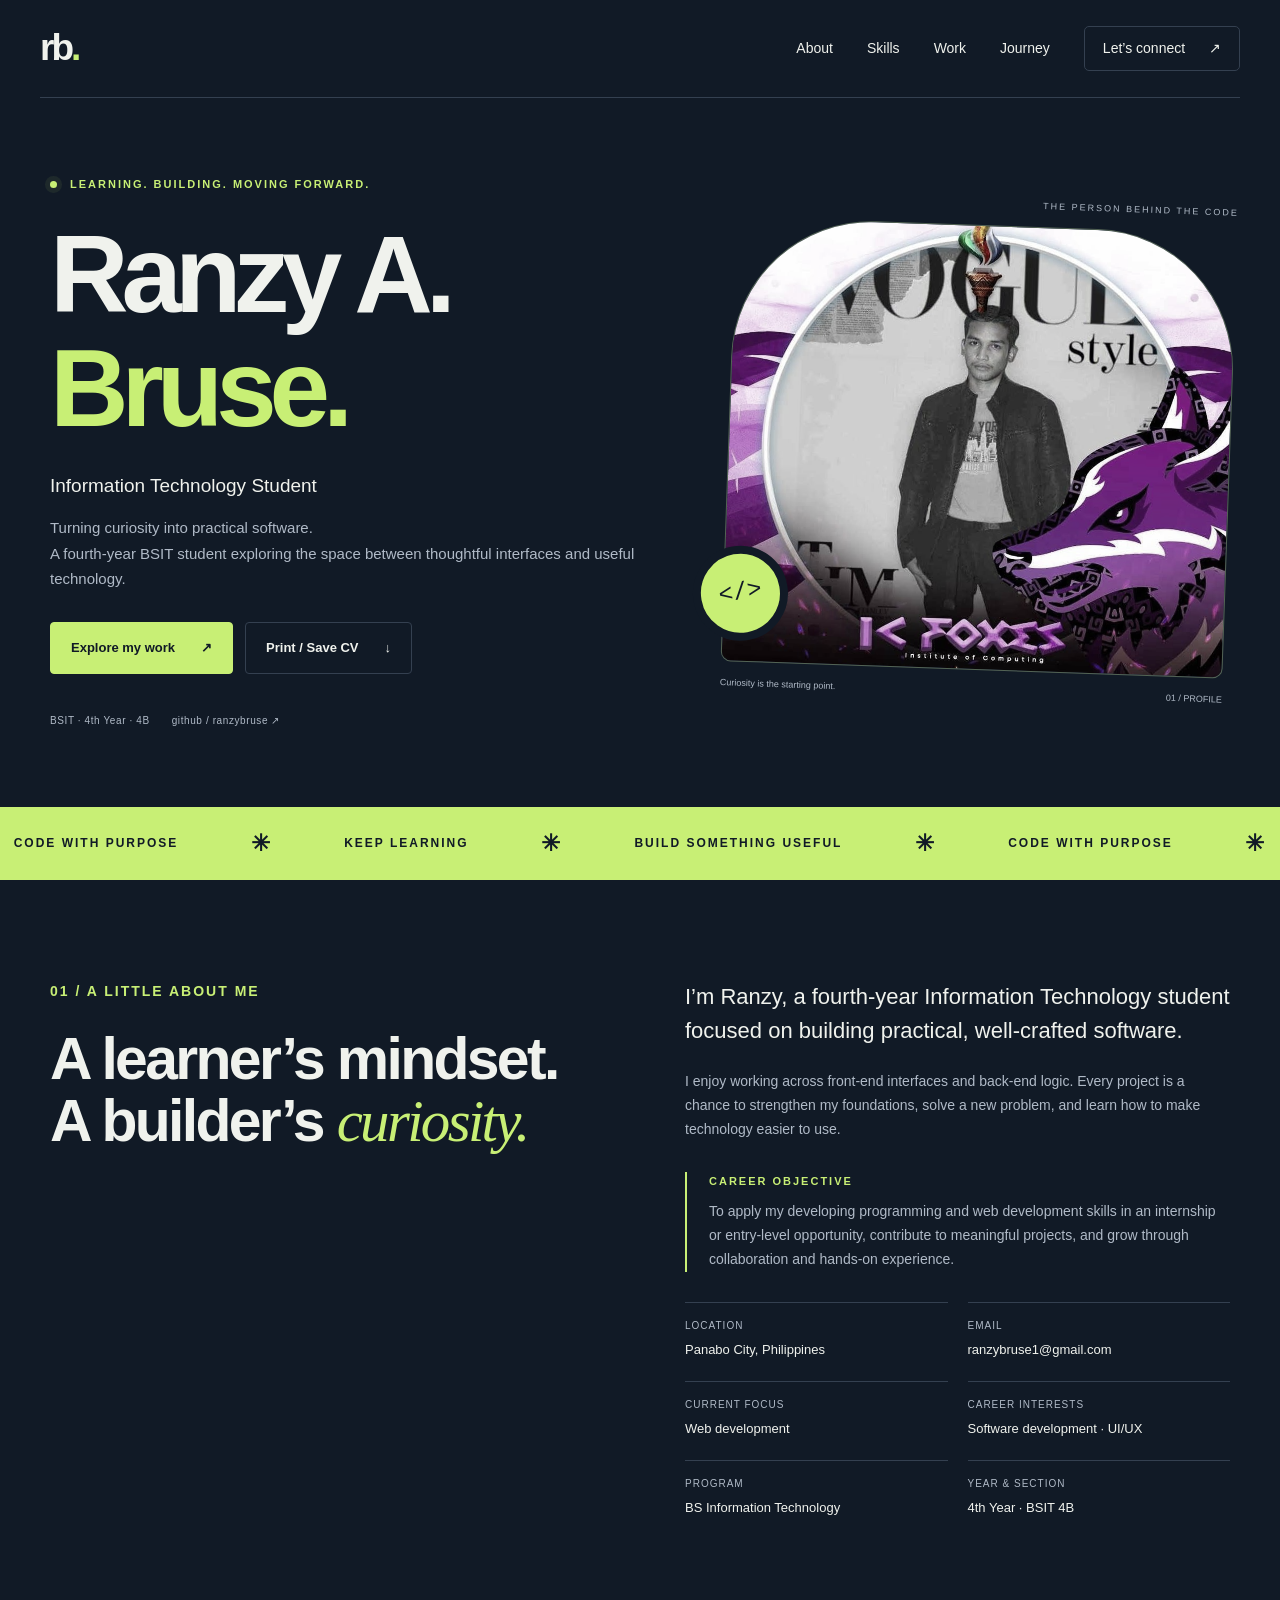
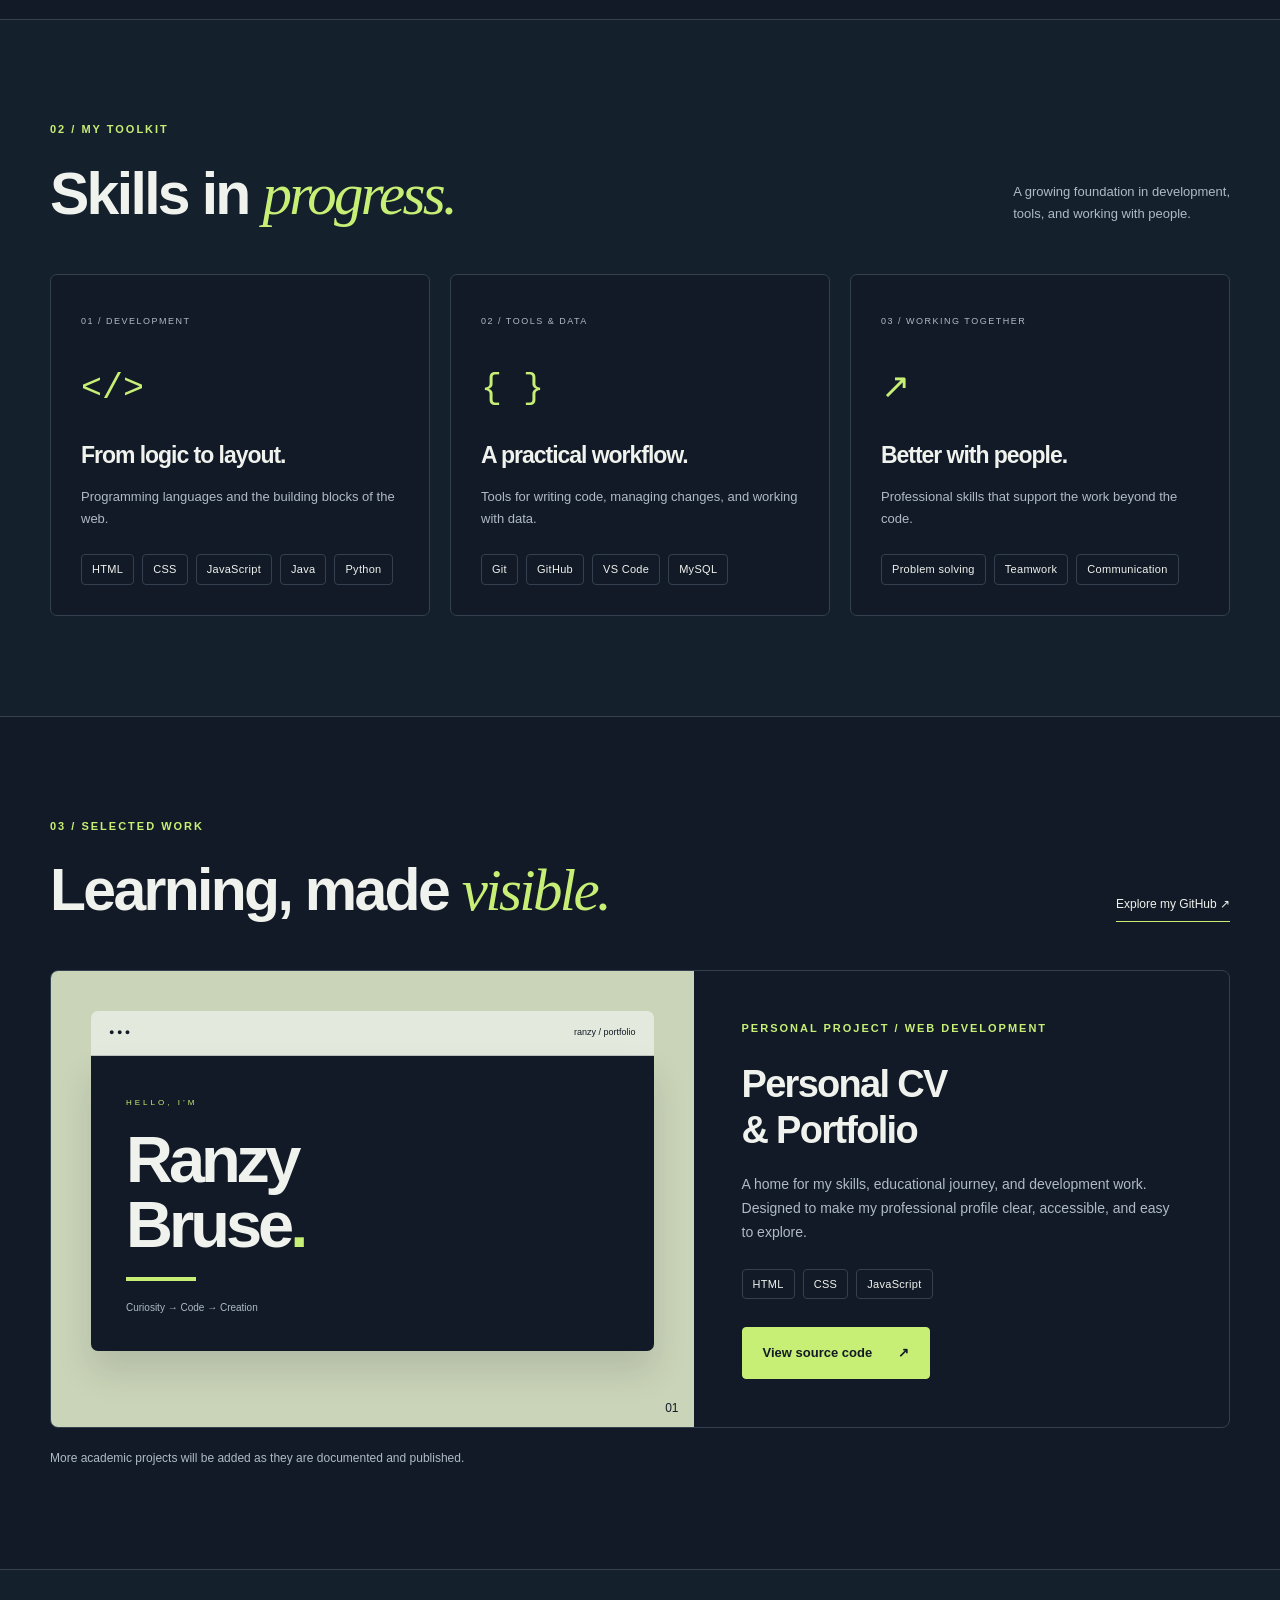
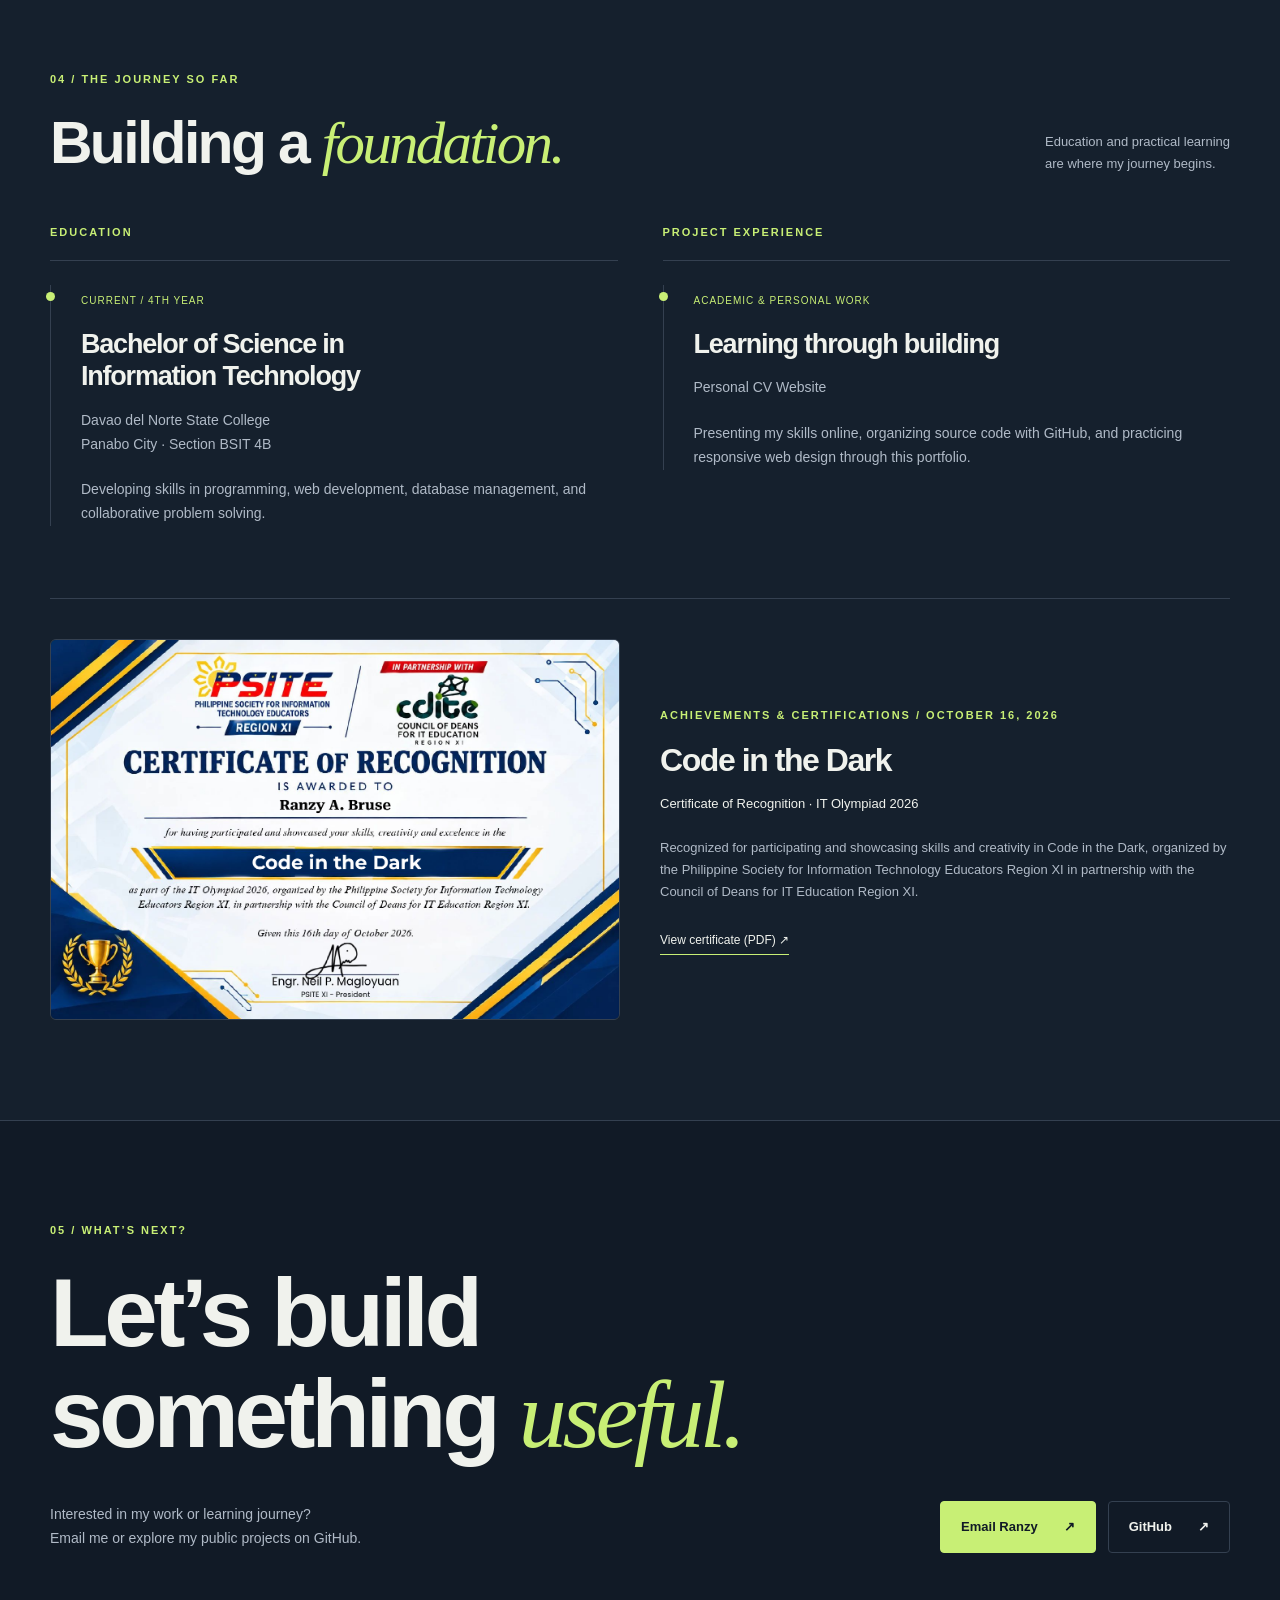
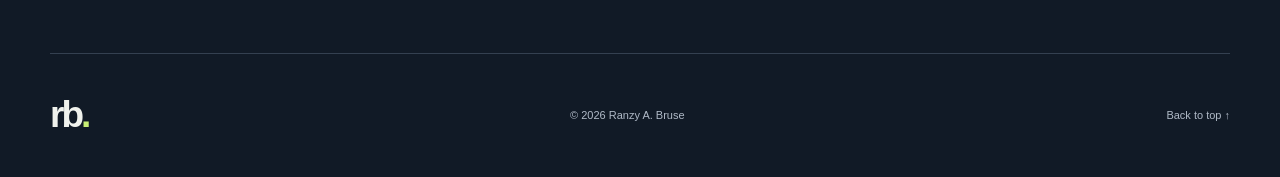
<file: index.html>
<!doctype html>
<html lang="en">
<head>
<meta charset="utf-8"><meta name="viewport" content="width=device-width,initial-scale=1">
<meta name="description" content="Ranzy A. Bruse — fourth-year BSIT student. Explore my skills, academic work, and personal portfolio.">
<meta name="theme-color" content="#111a26">
<title>Ranzy A. Bruse | Personal Portfolio</title>
<link rel="icon" href="assets/favicon.svg" type="image/svg+xml">
<link rel="stylesheet" href="style.css"><script src="script.js" defer></script>
</head>
<body>
<a class="skip" href="#main">Skip to content</a>
<header class="header"><a class="brand" href="#home" aria-label="Ranzy Bruse home">rb<span>.</span></a><button id="menu-toggle" aria-controls="navigation" aria-expanded="false">Menu <span>☰</span></button><nav id="navigation" aria-label="Main navigation"><a href="#about">About</a><a href="#skills">Skills</a><a href="#projects">Work</a><a href="#journey">Journey</a><a class="nav-contact" href="#contact">Let’s connect <span>↗</span></a></nav></header>
<main id="main">
<section class="hero wrap" id="home"><div class="hero-copy"><p class="eyebrow"><span class="dot"></span> LEARNING. BUILDING. MOVING FORWARD.</p><h1>Ranzy A.<br><span>Bruse.</span></h1><p class="role">Information Technology Student</p><p class="intro">Turning curiosity into practical software.<br>A fourth-year BSIT student exploring the space between thoughtful interfaces and useful technology.</p><div class="actions"><a class="button primary" href="#projects">Explore my work <span>↗</span></a><button class="button secondary" id="print-cv">Print / Save CV <span>↓</span></button></div><div class="hero-meta"><span>BSIT · 4th Year · 4B</span><a href="https://github.com/ranzybruse" target="_blank" rel="noopener noreferrer">github / ranzybruse ↗</a></div></div><div class="portrait-wrap"><div class="portrait-label">THE PERSON BEHIND THE CODE</div><div class="portrait"><img src="assets/ranzy-bruse.jpg" alt="Ranzy A. Bruse at an Institute of Computing event" width="960" height="960"></div><div class="portrait-caption"><span>Curiosity is the starting point.</span><span>01 / PROFILE</span></div><div class="orbit" aria-hidden="true">&lt;/&gt;</div></div></section>
<div class="ticker" aria-hidden="true"><div>CODE WITH PURPOSE <span>✳</span> KEEP LEARNING <span>✳</span> BUILD SOMETHING USEFUL <span>✳</span> CODE WITH PURPOSE <span>✳</span></div></div>
<section class="wrap section about" id="about"><div><p class="eyebrow">01 / A LITTLE ABOUT ME</p><h2>A learner’s mindset.<br>A builder’s <em>curiosity.</em></h2></div><div><p class="large-copy">I’m Ranzy, a fourth-year Information Technology student focused on building practical, well-crafted software.</p><p>I enjoy working across front-end interfaces and back-end logic. Every project is a chance to strengthen my foundations, solve a new problem, and learn how to make technology easier to use.</p><div class="objective"><span class="eyebrow">CAREER OBJECTIVE</span><p>To apply my developing programming and web development skills in an internship or entry-level opportunity, contribute to meaningful projects, and grow through collaboration and hands-on experience.</p></div><dl class="facts"><div><dt>Location</dt><dd>Panabo City, Philippines</dd></div><div><dt>Email</dt><dd><a href="mailto:ranzybruse1@gmail.com">ranzybruse1@gmail.com</a></dd></div><div><dt>Current focus</dt><dd>Web development</dd></div><div><dt>Career interests</dt><dd>Software development · UI/UX</dd></div><div><dt>Program</dt><dd>BS Information Technology</dd></div><div><dt>Year & section</dt><dd>4th Year · BSIT 4B</dd></div></dl></div></section>
<section class="skills-band" id="skills"><div class="wrap section"><div class="section-head"><div><p class="eyebrow">02 / MY TOOLKIT</p><h2>Skills in <em>progress.</em></h2></div><p>A growing foundation in development,<br>tools, and working with people.</p></div><div class="skills-grid"><article class="skill-card"><span class="card-number">01 / DEVELOPMENT</span><div class="skill-icon" aria-hidden="true">&lt;/&gt;</div><h3>From logic to layout.</h3><p>Programming languages and the building blocks of the web.</p><ul class="tags"><li>HTML</li><li>CSS</li><li>JavaScript</li><li>Java</li><li>Python</li></ul></article><article class="skill-card"><span class="card-number">02 / TOOLS & DATA</span><div class="skill-icon" aria-hidden="true">{ }</div><h3>A practical workflow.</h3><p>Tools for writing code, managing changes, and working with data.</p><ul class="tags"><li>Git</li><li>GitHub</li><li>VS Code</li><li>MySQL</li></ul></article><article class="skill-card"><span class="card-number">03 / WORKING TOGETHER</span><div class="skill-icon" aria-hidden="true">↗</div><h3>Better with people.</h3><p>Professional skills that support the work beyond the code.</p><ul class="tags"><li>Problem solving</li><li>Teamwork</li><li>Communication</li></ul></article></div></div></section>
<section class="wrap section" id="projects"><div class="section-head"><div><p class="eyebrow">03 / SELECTED WORK</p><h2>Learning, made <em>visible.</em></h2></div><a class="text-link" href="https://github.com/ranzybruse?tab=repositories" target="_blank" rel="noopener noreferrer">Explore my GitHub ↗</a></div><article class="project"><div class="project-preview" aria-label="Illustrated preview of this portfolio"><div class="mini-browser"><span>● ● ●</span><span>ranzy / portfolio</span></div><div class="mini-content"><span>HELLO, I’M</span><strong>Ranzy<br>Bruse<span>.</span></strong><div class="mini-line"></div><p>Curiosity → Code → Creation</p></div><span class="preview-index">01</span></div><div class="project-copy"><p class="eyebrow">PERSONAL PROJECT / WEB DEVELOPMENT</p><h3>Personal CV<br>& Portfolio</h3><p>A home for my skills, educational journey, and development work. Designed to make my professional profile clear, accessible, and easy to explore.</p><ul class="tags"><li>HTML</li><li>CSS</li><li>JavaScript</li></ul><a class="button primary" href="https://github.com/ranzybruse/perconal-cv" target="_blank" rel="noopener noreferrer">View source code <span>↗</span></a></div></article><p class="project-note">More academic projects will be added as they are documented and published.</p></section>
<section class="journey-band" id="journey"><div class="wrap section"><div class="section-head"><div><p class="eyebrow">04 / THE JOURNEY SO FAR</p><h2>Building a <em>foundation.</em></h2></div><p>Education and practical learning<br>are where my journey begins.</p></div><div class="journey-grid"><article class="timeline-card"><p class="eyebrow">EDUCATION</p><div class="timeline-item"><span class="timeline-dot"></span><span class="status">CURRENT / 4TH YEAR</span><h3>Bachelor of Science in<br>Information Technology</h3><p>Davao del Norte State College<br>Panabo City · Section BSIT 4B</p><p>Developing skills in programming, web development, database management, and collaborative problem solving.</p></div></article><article class="timeline-card"><p class="eyebrow">PROJECT EXPERIENCE</p><div class="timeline-item"><span class="timeline-dot"></span><span class="status">ACADEMIC & PERSONAL WORK</span><h3>Learning through building</h3><p>Personal CV Website</p><p>Presenting my skills online, organizing source code with GitHub, and practicing responsive web design through this portfolio.</p></div></article></div><article class="certificate"><a class="certificate-image" href="assets/code-in-the-dark-certificate.pdf" target="_blank" rel="noopener noreferrer" aria-label="View Code in the Dark certificate PDF"><img src="assets/code-in-the-dark-certificate.png" alt="Certificate of Recognition awarded to Ranzy A. Bruse for Code in the Dark at IT Olympiad 2026" loading="lazy" width="1400" height="933"></a><div><p class="eyebrow">ACHIEVEMENTS & CERTIFICATIONS / OCTOBER 16, 2026</p><h3>Code in the Dark</h3><p class="certificate-subtitle">Certificate of Recognition · IT Olympiad 2026</p><p>Recognized for participating and showcasing skills and creativity in Code in the Dark, organized by the Philippine Society for Information Technology Educators Region XI in partnership with the Council of Deans for IT Education Region XI.</p><a class="text-link" href="assets/code-in-the-dark-certificate.pdf" target="_blank" rel="noopener noreferrer">View certificate (PDF) ↗</a></div></article></div></section>
<section class="wrap section contact" id="contact"><p class="eyebrow">05 / WHAT’S NEXT?</p><h2>Let’s build<br>something <em>useful.</em></h2><div class="contact-bottom"><p>Interested in my work or learning journey?<br>Email me or explore my public projects on GitHub.</p><div class="actions"><a class="button primary" href="mailto:ranzybruse1@gmail.com">Email Ranzy <span>↗</span></a><a class="button secondary" href="https://github.com/ranzybruse" target="_blank" rel="noopener noreferrer">GitHub <span>↗</span></a></div></div></section>
</main><footer class="wrap footer"><a class="brand" href="#home">rb<span>.</span></a><p>© 2026 Ranzy A. Bruse</p><a href="#home">Back to top ↑</a></footer>
</body></html>
</file>
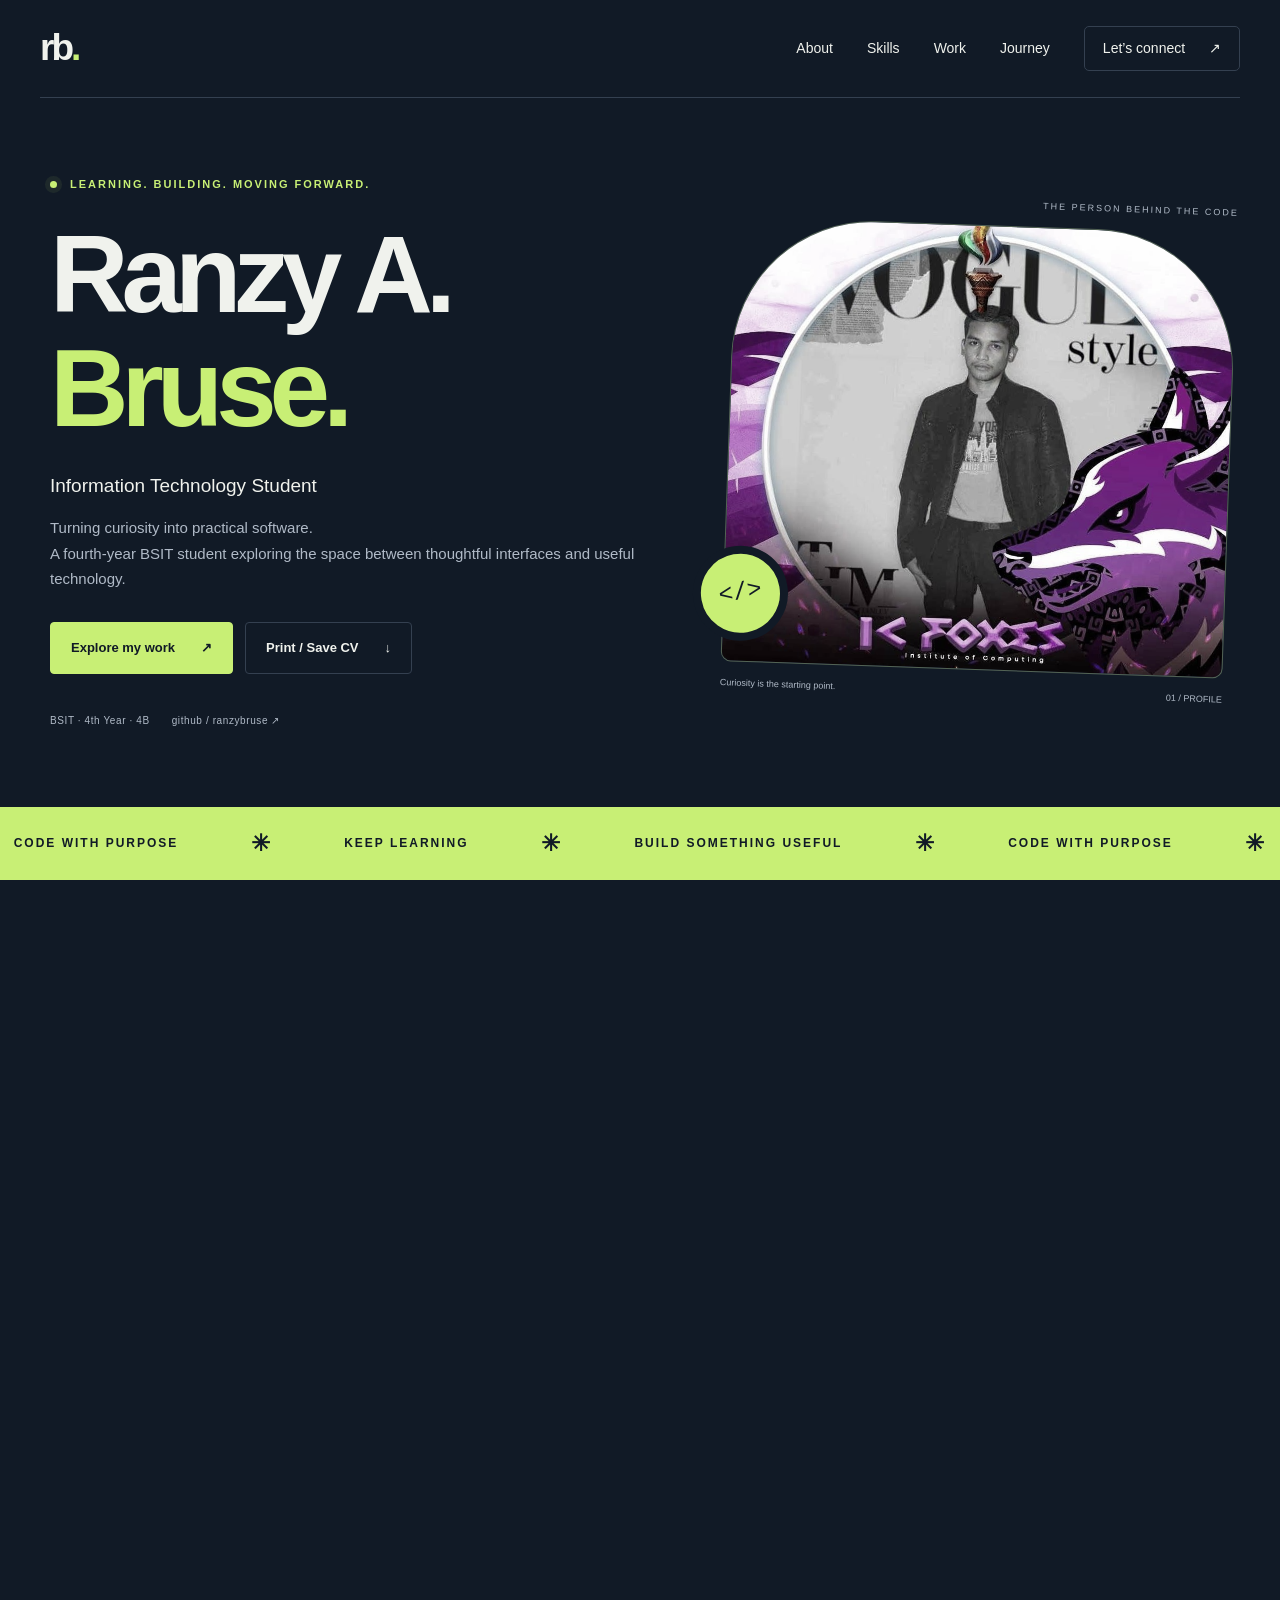
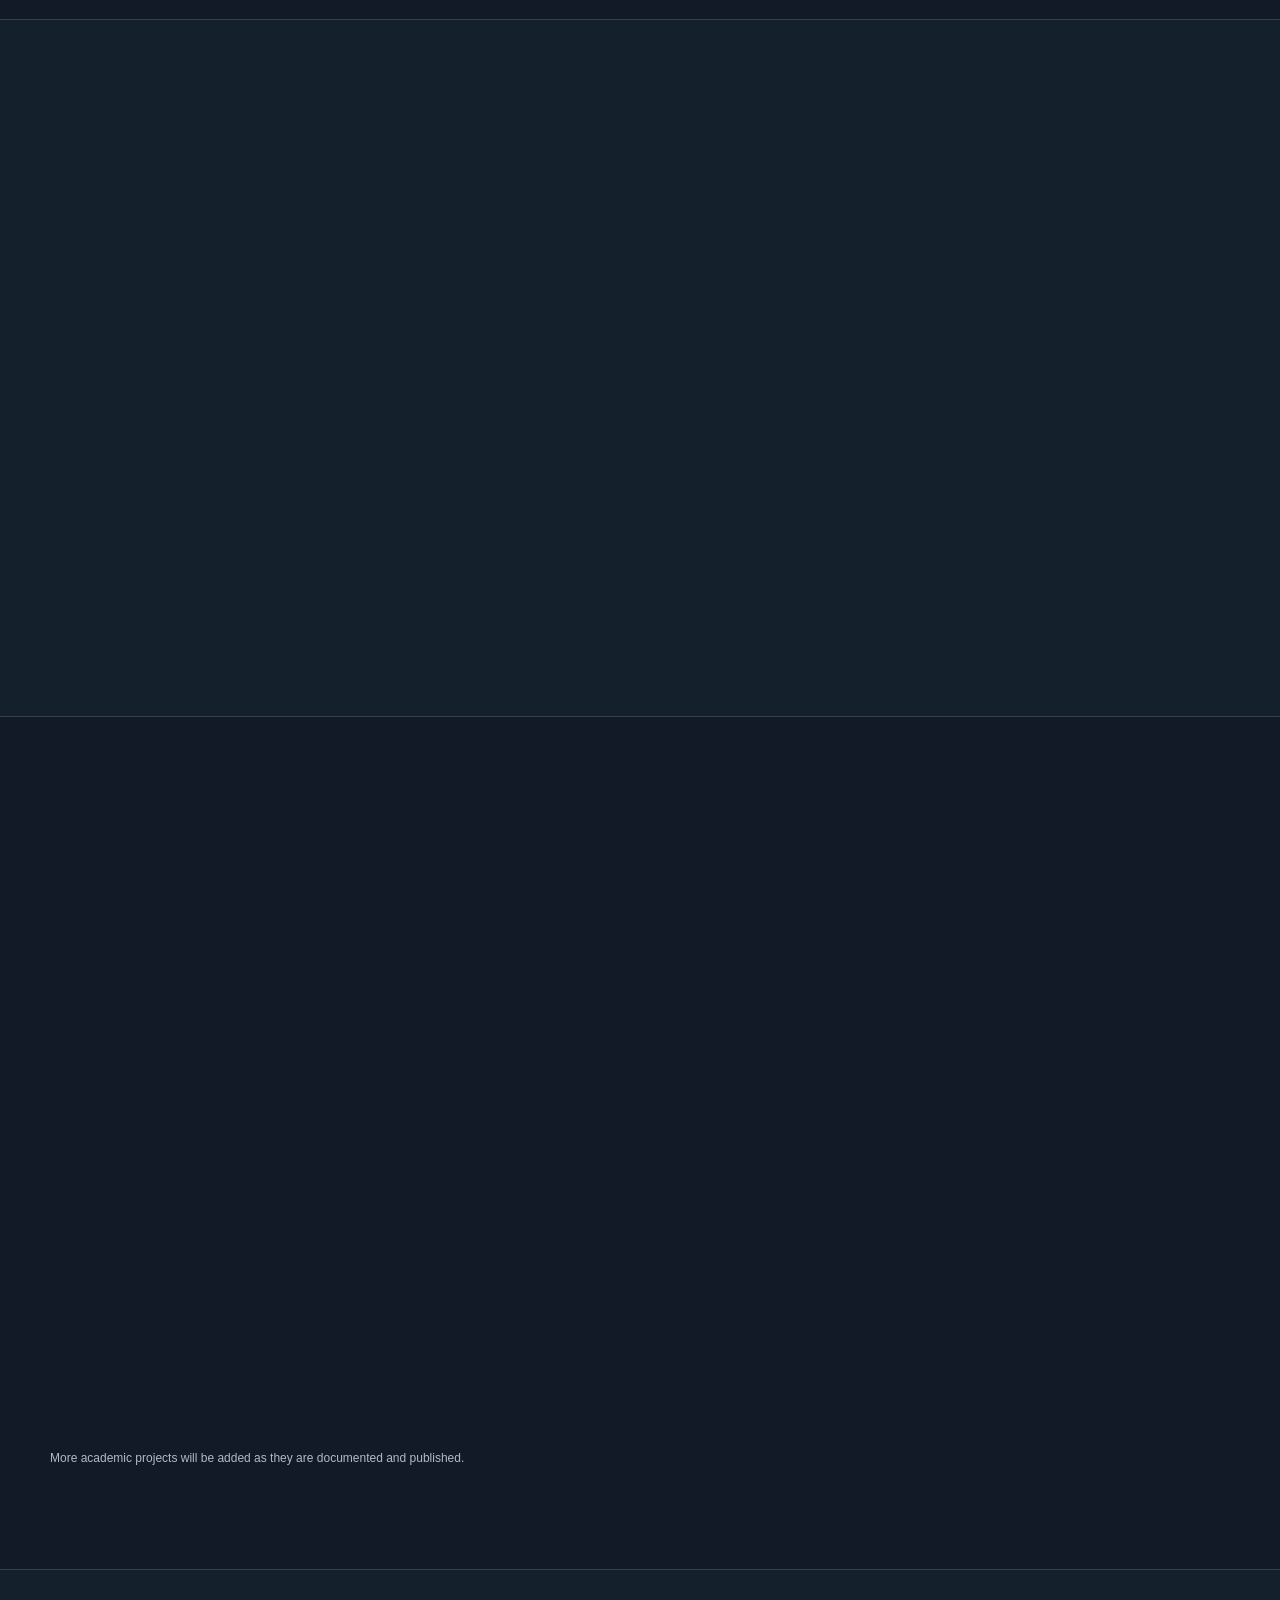
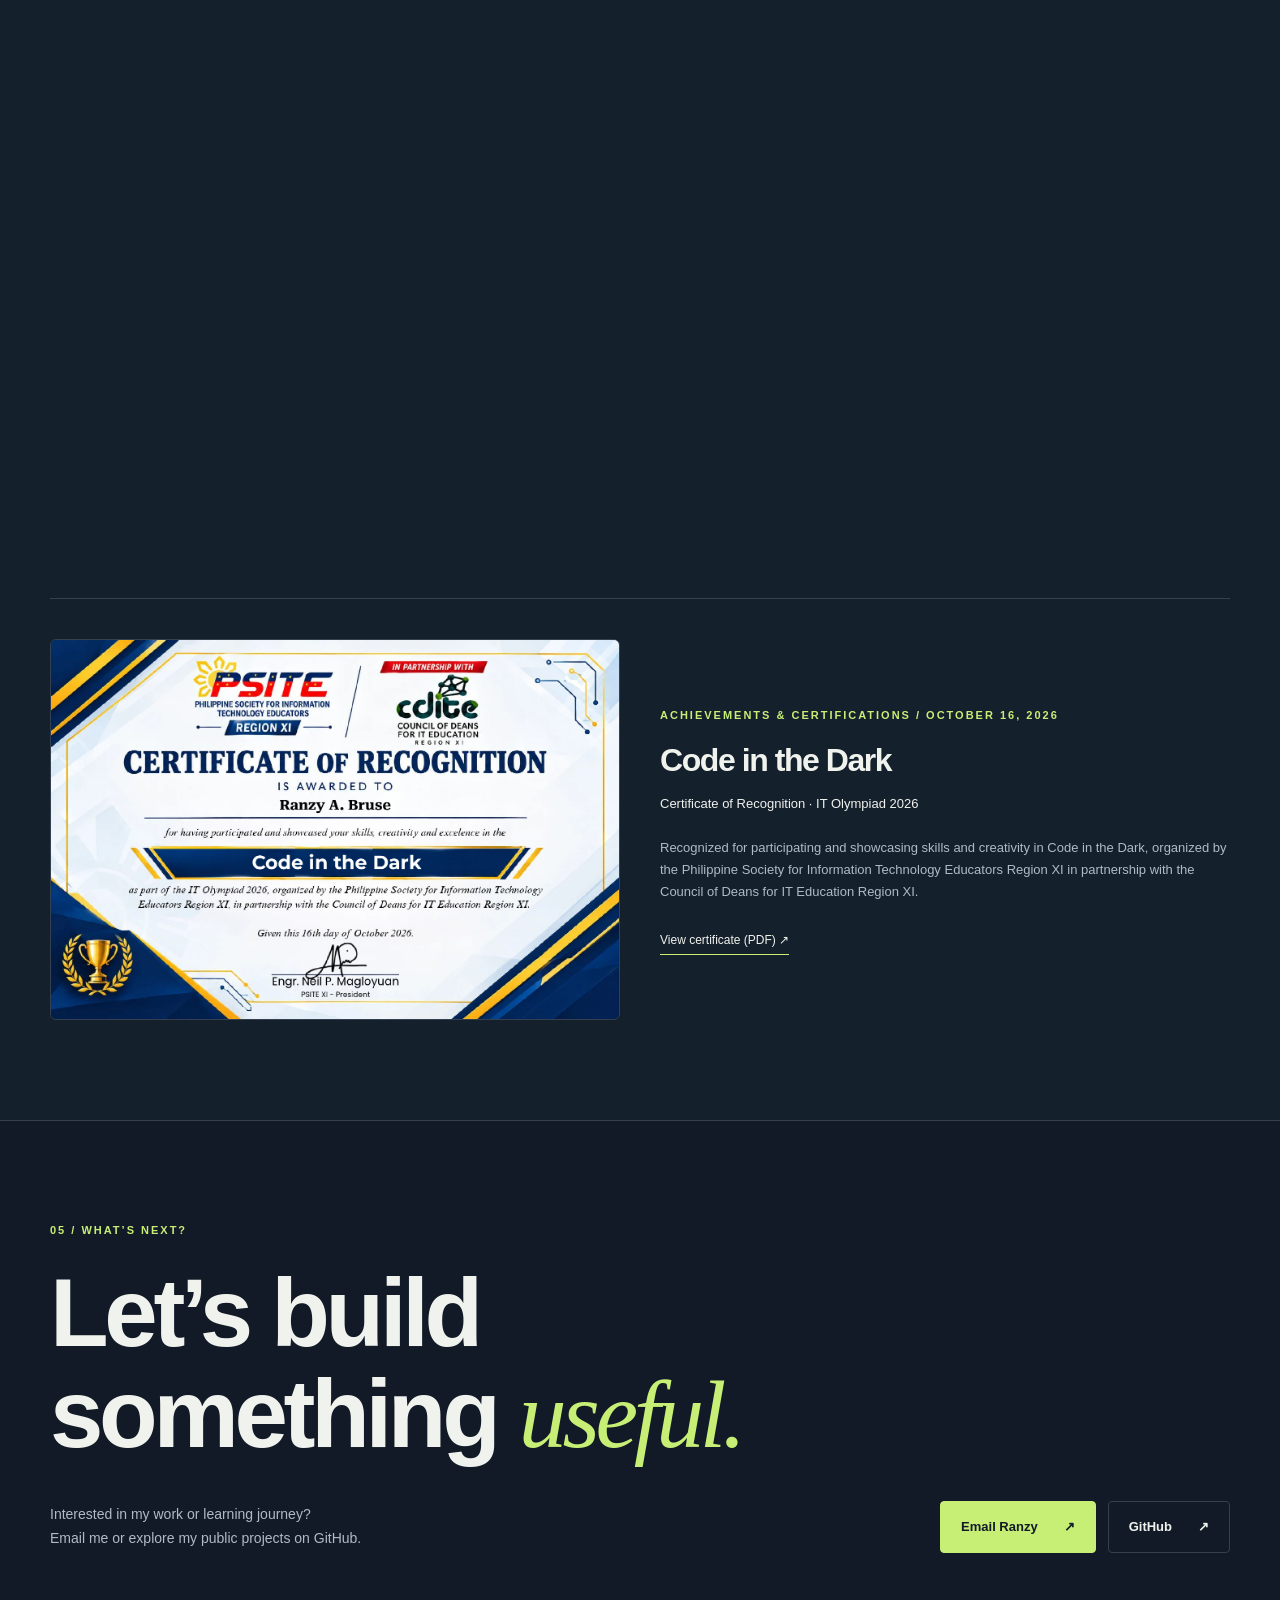
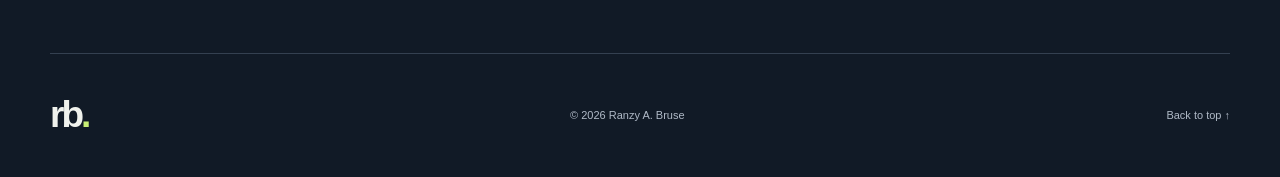
<file: First-repo.html>
<!doctype html><html lang="en"><head><meta charset="utf-8"><meta name="viewport" content="width=device-width,initial-scale=1"><meta http-equiv="refresh" content="0;url=./index.html"><title>Ranzy A. Bruse — Portfolio</title></head><body><p><a href="./index.html">Open Ranzy’s portfolio</a></p></body></html>
</file>
<file: style.css>
:root{--bg:#111a26;--panel:#172332;--text:#f0f2ed;--muted:#b0bac7;--line:#344050;--lime:#c8ef75;--ink:#111a26}*{box-sizing:border-box}html{scroll-behavior:smooth;scroll-padding-top:90px}body{margin:0;background:var(--bg);color:var(--text);font-family:Arial,Helvetica,sans-serif;line-height:1.7}a{color:inherit;text-decoration:none}button{font:inherit;cursor:pointer}p{color:var(--muted);margin:0 0 22px}h1,h2,h3{margin:0;line-height:1.05;letter-spacing:-.045em}h2{font-size:clamp(36px,4.6vw,60px);font-weight:600}h3{font-size:27px;line-height:1.2}em{font-family:Georgia,serif;font-weight:400;color:var(--lime)}.wrap{width:min(1180px,calc(100% - 96px));margin-inline:auto}.header{display:flex;justify-content:space-between;align-items:center;min-height:98px;width:min(1340px,calc(100% - 80px));margin:auto;border-bottom:1px solid var(--line)}.brand{font-size:37px;font-weight:800;letter-spacing:-3px}.brand span{color:var(--lime)}nav{display:flex;gap:34px;align-items:center;font-size:14px}nav a{position:relative}nav a:hover,nav a[aria-current],.text-link:hover{color:var(--lime)}.nav-contact{border:1px solid var(--line);padding:10px 18px;border-radius:5px}.nav-contact span{margin-left:20px}#menu-toggle{display:none}.hero{display:grid;grid-template-columns:1.2fr 1fr;gap:75px;align-items:center;padding-top:77px;padding-bottom:78px;min-height:690px}.eyebrow{font-size:11px;letter-spacing:2px;font-weight:700;color:var(--lime);margin-bottom:24px;display:block}.dot{width:7px;height:7px;border-radius:50%;display:inline-block;background:var(--lime);margin-right:8px;box-shadow:0 0 0 5px #c8ef7512}h1{font-size:clamp(72px,8.5vw,119px);letter-spacing:-.065em;font-weight:700}h1>span{color:var(--lime)}.role{font-size:19px;color:var(--text);margin-top:24px;margin-bottom:13px}.intro{font-size:15px}.actions{display:flex;gap:12px;margin-top:30px;flex-wrap:wrap}.button{display:inline-flex;align-items:center;justify-content:space-between;gap:26px;border-radius:4px;padding:14px 20px;font-size:13px;font-weight:700;border:1px solid var(--line);transition:transform .2s,background .2s;min-height:50px}.primary{background:var(--lime);color:var(--ink);border-color:var(--lime)}.secondary{background:transparent;color:var(--text)}.button:hover{transform:translateY(-3px)}.primary:hover{background:#dcff96}.secondary:hover{background:var(--panel)}.hero-meta{display:flex;flex-wrap:wrap;gap:14px 22px;margin-top:38px;font-size:10px;letter-spacing:.6px;color:var(--muted)}.portrait-wrap{position:relative;transform:rotate(2deg);padding-top:20px}.portrait-label{position:absolute;top:-8px;right:0;font-size:9px;letter-spacing:2px;color:var(--muted)}.portrait{background:#283446;border-radius:140px 140px 10px 10px;overflow:hidden;border:1px solid #536354;height:445px}.portrait img{height:100%;width:100%;object-fit:cover;object-position:50% 32%;filter:saturate(.5)}.portrait-caption{display:flex;justify-content:space-between;font-size:9px;gap:15px;margin-top:14px;color:var(--muted)}.orbit{position:absolute;left:-30px;bottom:50px;border:8px solid var(--bg);border-radius:50%;background:var(--lime);color:var(--bg);width:95px;height:95px;display:grid;place-items:center;font-family:monospace;font-size:24px;transform:rotate(-12deg)}.ticker{background:var(--lime);color:var(--bg);overflow:hidden;padding:17px 0}.ticker>div{display:flex;justify-content:space-around;align-items:center;gap:45px;white-space:nowrap;min-width:1000px;font-size:12px;font-weight:800;letter-spacing:2px}.ticker span{font-size:23px}.section{padding-block:100px;scroll-margin-top:20px}.about{display:grid;grid-template-columns:1fr 1fr;gap:90px}.large-copy{font-size:22px;color:var(--text);line-height:1.55}.about p:not(.large-copy){font-size:14px}.objective{border-left:2px solid var(--lime);padding-left:22px;margin-block:30px}.objective .eyebrow{margin-bottom:10px}.facts{display:grid;grid-template-columns:1fr 1fr;gap:20px;margin:0}.facts div{border-top:1px solid var(--line);padding-top:14px}.facts dt{font-size:10px;letter-spacing:1px;color:var(--muted);text-transform:uppercase}.facts dd{margin:5px 0 0;font-size:13px}.skills-band,.journey-band{background:#15202d;border-block:1px solid var(--line)}.section-head{display:flex;align-items:flex-end;justify-content:space-between;gap:30px;margin-bottom:48px}.section-head p:not(.eyebrow){font-size:13px;margin:0}.skills-grid{display:grid;grid-template-columns:repeat(3,1fr);gap:20px}.skill-card{padding:30px;background:var(--bg);border:1px solid var(--line);border-radius:7px;transition:transform .25s,border-color .25s}.skill-card:hover{transform:translateY(-5px);border-color:var(--lime)}.card-number{font-size:9px;letter-spacing:1.5px;color:var(--muted)}.skill-icon{font-family:monospace;font-size:35px;color:var(--lime);margin-top:28px;margin-bottom:23px}.skill-card h3{font-size:23px;margin-bottom:16px}.skill-card p{font-size:13px}.tags{list-style:none;display:flex;flex-wrap:wrap;gap:8px;padding:0;margin:24px 0 0}.tags li{font-size:11px;letter-spacing:.3px;padding:5px 10px;border:1px solid var(--line);border-radius:4px;color:var(--text)}.text-link{font-size:12px;border-bottom:1px solid var(--lime);padding-bottom:7px}.project{display:grid;grid-template-columns:1.2fr 1fr;border:1px solid var(--line);border-radius:8px;overflow:hidden}.project-preview{background:#cad4b8;padding:40px;position:relative;min-height:390px;color:var(--bg)}.mini-browser{border-bottom:1px solid #19233130;padding:14px 18px;display:flex;justify-content:space-between;font-size:9px;background:#e4e9dd;border-radius:7px 7px 0 0}.mini-content{background:#111a26;padding:30px 35px 35px;border-radius:0 0 7px 7px;color:var(--text);box-shadow:0 20px 35px #111a2620}.mini-content>span{font-size:8px;letter-spacing:3px;color:var(--lime)}.mini-content strong{font-size:65px;letter-spacing:-4px;display:block;line-height:1;margin-top:14px}.mini-content strong span{color:var(--lime)}.mini-line{height:4px;width:70px;background:var(--lime);margin-top:20px}.mini-content p{font-size:10px;margin:18px 0 0}.preview-index{position:absolute;right:15px;bottom:9px;font-size:12px}.project-copy{padding:48px}.project-copy h3{font-size:38px;margin-bottom:20px}.project-copy p:not(.eyebrow){font-size:14px}.project-copy .button{margin-top:28px}.project-note{font-size:12px;margin:20px 0 0}.journey-grid{display:grid;grid-template-columns:1fr 1fr;gap:45px}.timeline-card>.eyebrow{border-bottom:1px solid var(--line);padding-bottom:18px}.timeline-item{border-left:1px solid var(--line);padding-left:30px;position:relative}.timeline-dot{width:9px;height:9px;position:absolute;left:-5px;top:7px;background:var(--lime);border-radius:50%}.status{font-size:10px;color:var(--lime);letter-spacing:1px}.timeline-item h3{margin-top:16px;margin-bottom:16px}.timeline-item p{font-size:14px}.cert-note{display:flex;gap:24px;margin-top:45px;border-top:1px solid var(--line);padding-top:30px}.cert-note>span{color:var(--lime);font-size:37px}.cert-note h3{font-size:18px;margin-bottom:9px;letter-spacing:0}.cert-note p{font-size:13px;margin:0}.contact h2{font-size:clamp(52px,7.5vw,100px)}.contact-bottom{display:flex;justify-content:space-between;align-items:center;gap:24px;margin-top:35px}.contact-bottom p{font-size:14px;margin:0}.footer{border-top:1px solid var(--line);display:flex;align-items:center;justify-content:space-between;gap:20px;padding-block:30px}.footer p,.footer>a:last-child{font-size:11px;margin:0;color:var(--muted)}.skip{position:absolute;left:15px;top:-80px;background:var(--lime);color:var(--bg);padding:10px;z-index:100}.skip:focus{top:10px}:focus-visible{outline:3px solid var(--lime);outline-offset:5px}.reveal{opacity:0;transform:translateY(18px);transition:opacity .6s ease,transform .6s ease}.reveal.visible{opacity:1;transform:none}
@media(min-width:1450px){.hero{padding-block:100px}}@media(max-width:950px){.wrap{width:calc(100% - 56px)}.header{width:calc(100% - 56px)}.hero{gap:35px}.portrait{height:370px}.hero-meta{font-size:9px}.about{gap:35px}.skills-grid{gap:12px}.skill-card{padding:22px}.project-copy{padding:30px}.project-preview{padding:25px}.mini-content strong{font-size:54px}.section{padding-block:75px}}
@media(max-width:680px){.wrap,.header{width:calc(100% - 40px)}.header{min-height:78px;position:relative}.brand{font-size:33px}#menu-toggle{display:flex;gap:18px;align-items:center;border:1px solid var(--line);border-radius:4px;padding:8px 14px;color:var(--text);background:var(--panel);font-size:12px}nav{display:none;position:absolute;top:77px;left:-20px;right:-20px;background:var(--panel);z-index:10;flex-direction:column;align-items:stretch;padding:24px;gap:18px;border-bottom:1px solid var(--line)}nav.open{display:flex}.hero{grid-template-columns:1fr;padding-top:50px;padding-bottom:50px;gap:50px}.eyebrow{font-size:9px;letter-spacing:1.6px}h1{font-size:89px}.intro{font-size:14px}.hero-meta{font-size:10px}.portrait-wrap{width:min(360px,90%);margin:auto}.portrait{height:365px}.portrait-caption{font-size:8px}.about{grid-template-columns:1fr;gap:30px}.section{padding-block:65px}.section-head{align-items:flex-start;flex-direction:column;gap:22px;margin-bottom:30px}.skills-grid,.project,.journey-grid{grid-template-columns:1fr}.skill-card{padding:28px}.skill-icon{margin-top:15px;margin-bottom:13px}.project-preview{min-height:350px;padding:30px}.project-copy{padding:30px}.mini-content strong{font-size:63px}.journey-grid{gap:30px}.contact-bottom{align-items:flex-start;flex-direction:column}.footer{flex-wrap:wrap}.footer .brand{width:100%}.facts{gap:18px}.large-copy{font-size:20px}}
@media(prefers-reduced-motion:reduce){html{scroll-behavior:auto}*,*:before,*:after{animation:none!important;transition:none!important}.reveal{opacity:1;transform:none}}
@media print{body{background:white;color:#111;font-size:11px}p,.facts dt,.footer p{color:#444}.wrap{width:100%}.header,.ticker,.actions,.hero-meta,.orbit,.portrait-label,.portrait-caption,.project-preview,.contact,.footer,.skip{display:none!important}.hero{padding:0 0 25px;min-height:0;grid-template-columns:1fr 120px;gap:20px}h1{font-size:45px}h1>span,em,.eyebrow,.status{color:#244119}.portrait{height:120px;border-radius:8px}.portrait-wrap{width:120px;padding:0;transform:none}.role{font-size:15px;margin-top:10px}.intro{font-size:11px}.section{padding:22px 0;break-inside:avoid}h2{font-size:25px}h3{font-size:17px}.about{gap:30px}.large-copy{font-size:15px}.skills-band,.journey-band{background:white}.skill-card{background:white;padding:12px}.skill-icon{display:none}.tags li{color:#111;font-size:9px}.project{grid-template-columns:1fr}.project-copy{padding:15px}.project-copy h3{font-size:22px}.project-copy .button{display:none}.section-head{margin-bottom:15px}.reveal{opacity:1;transform:none}.objective{margin:15px 0}.cert-note{margin-top:15px}.journey-grid{gap:25px}}

.facts dd{overflow-wrap:anywhere}.facts dd a:hover{color:var(--lime)}.certificate{display:grid;grid-template-columns:1fr 1fr;gap:40px;align-items:center;margin-top:50px;padding-top:40px;border-top:1px solid var(--line)}.certificate-image{display:block;overflow:hidden;border-radius:6px;border:1px solid var(--line);transition:transform .2s}.certificate-image:hover{transform:translateY(-4px)}.certificate img{width:100%;height:auto;display:block}.certificate h3{font-size:32px;margin-bottom:14px}.certificate p:not(.eyebrow){font-size:13px}.certificate .eyebrow{line-height:1.8;margin-bottom:15px}.certificate-subtitle{color:var(--text)}.contact-bottom .actions{margin-top:0}@media(max-width:680px){.certificate{grid-template-columns:1fr;gap:26px}.contact-bottom .actions{width:100%}}@media print{.certificate{grid-template-columns:170px 1fr;gap:20px;margin-top:20px;padding-top:20px}.certificate h3{font-size:20px}.certificate p:not(.eyebrow){font-size:10px}.certificate .text-link{display:none}}
</file>
